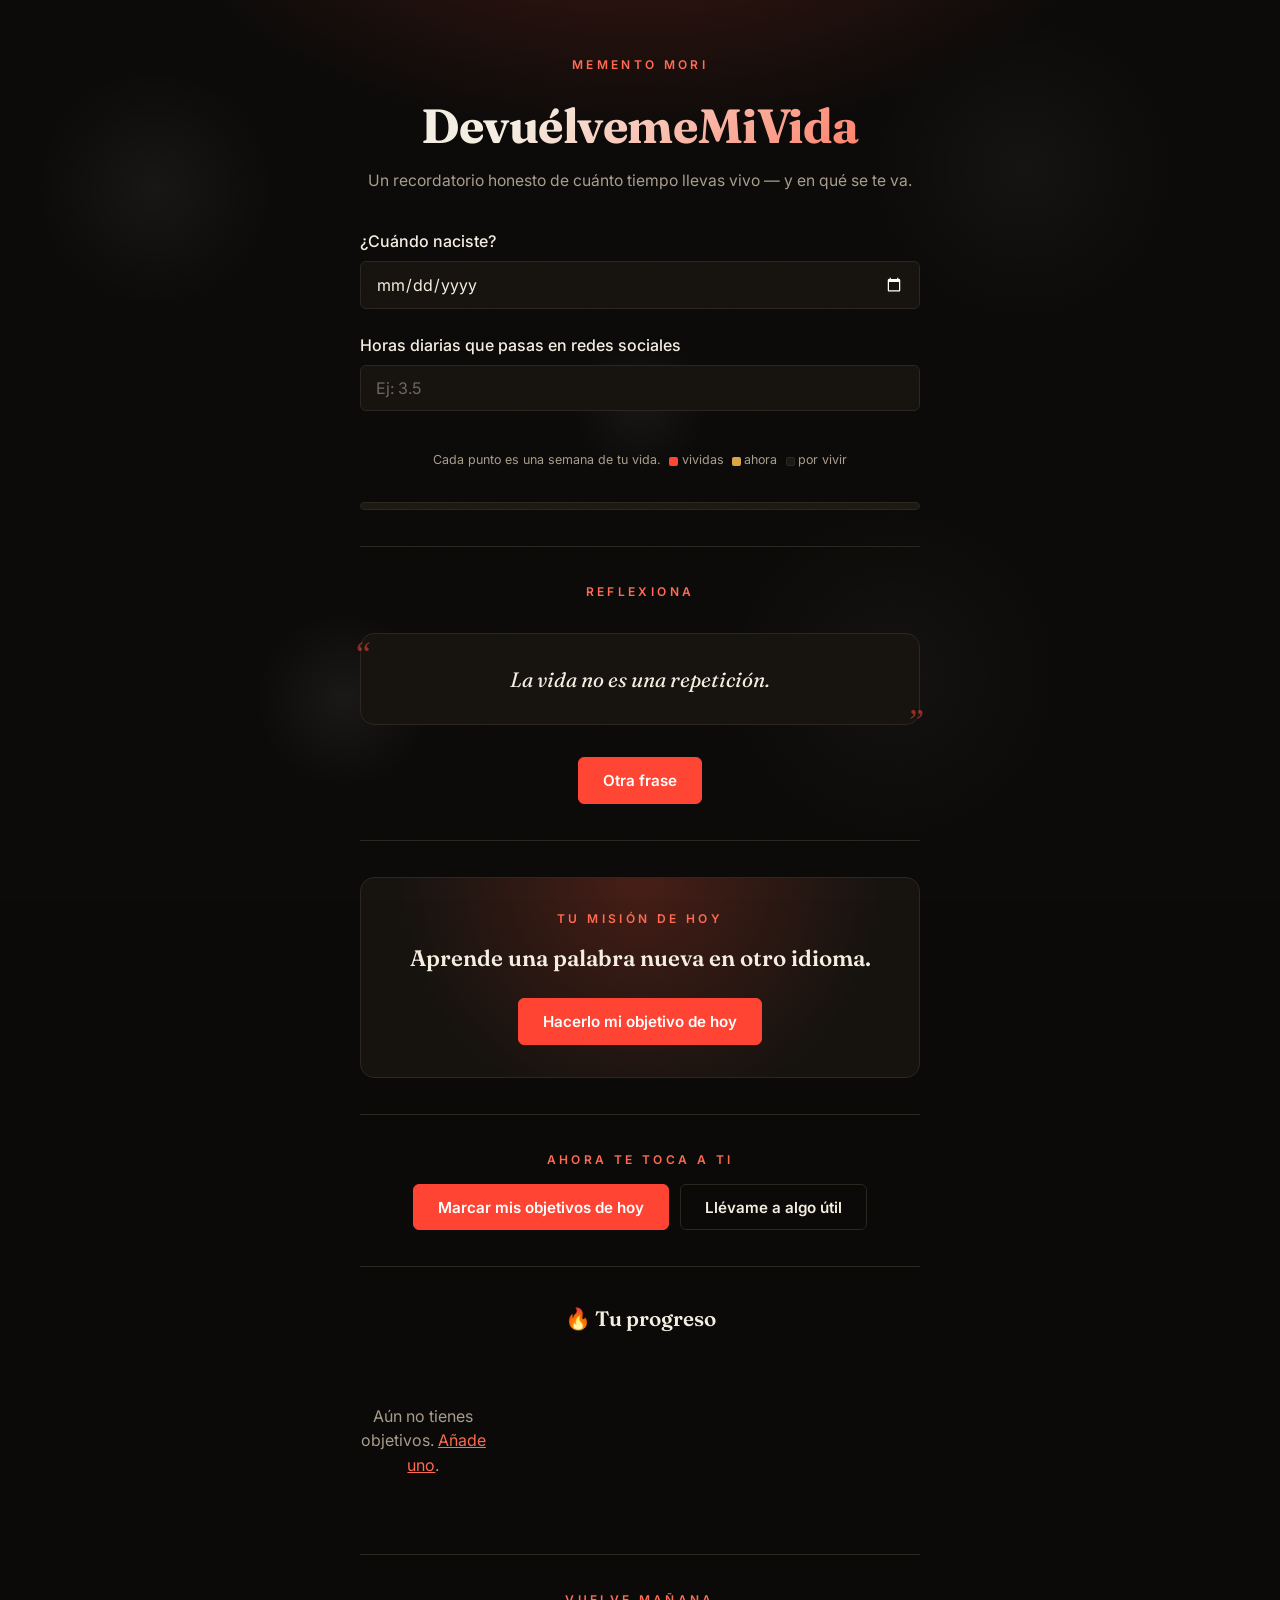
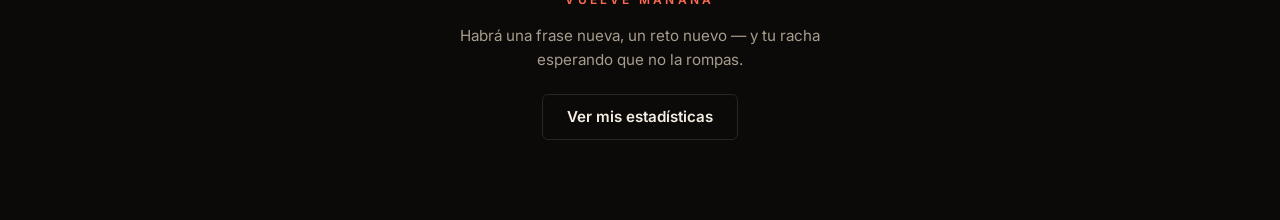
<file: index.html>
<!DOCTYPE html>
<html lang="es">
<head>
  <meta charset="UTF-8" />
  <meta name="viewport" content="width=device-width, initial-scale=1.0" />
  <link rel="icon" href="favicon.ico" type="image/x-icon" />
  <link rel="stylesheet" href="style.css" />
  <meta name="description" content="Un recordatorio honesto de cuánto tiempo llevas vivo, cuánto gastas en redes sociales y cómo mantener tus objetivos diarios." />
  <title>DevuélvemeMiVida</title>
  <link rel="manifest" href="manifest.json" />
  <link rel="apple-touch-icon" href="icons/apple-touch-icon.png" />
  <meta name="theme-color" content="#0b0a09" />
  <meta name="apple-mobile-web-app-capable" content="yes" />
  <meta name="apple-mobile-web-app-status-bar-style" content="black-translucent" />
  <meta name="apple-mobile-web-app-title" content="MiVida" />
</head>
<body>
  <main class="sheet">
    <p class="eyebrow">Memento mori</p>
    <h1>DevuélvemeMiVida</h1>
    <p class="subtitle">Un recordatorio honesto de cuánto tiempo llevas vivo — y en qué se te va.</p>

    <div id="instalarBanner" class="instalar-banner" hidden>
      <span id="instalarTexto"></span>
      <div class="actions">
        <button id="btnInstalar" class="secondary">Instalar app</button>
        <button id="btnCerrarInstalar" class="secondary">Ahora no</button>
      </div>
    </div>

    <div class="field">
      <label for="fechaNacimiento">¿Cuándo naciste?</label>
      <input type="date" id="fechaNacimiento" />
    </div>

    <div class="field">
      <label for="horasSociales">Horas diarias que pasas en redes sociales</label>
      <input type="number" id="horasSociales" min="0" max="24" step="0.1" placeholder="Ej: 3.5" />
    </div>

    <div id="tiempo" class="stat hero" aria-live="polite"></div>
    <div id="restante" class="stat hero" aria-live="polite"></div>

    <div id="gridVidaWrap">
      <div id="gridVida" class="grid-vida" aria-hidden="true"></div>
      <p class="grid-caption">Cada punto es una semana de tu vida.<span class="dot-leyenda vivida"></span>vividas<span class="dot-leyenda actual"></span>ahora<span class="dot-leyenda futura"></span>por vivir</p>
    </div>

    <div id="porcentajeWrap" class="stat" aria-live="polite">
      <div id="porcentaje" class="label"></div>
      <div class="bar-track"><div id="relleno" class="bar-fill"></div></div>
    </div>

    <div id="horasRedesSocialesTotal" class="alert-box" aria-live="polite" hidden></div>

    <div id="bannerRachaInicio" class="alert-box" aria-live="polite" hidden></div>

    <hr class="rule" />

    <p class="eyebrow">Reflexiona</p>
    <div id="frase" class="frase"></div>
    <div class="actions">
      <button onclick="nuevaFrase()">Otra frase</button>
    </div>

    <hr class="rule" />

    <div class="reto-hero">
      <p class="eyebrow">Tu misión de hoy</p>
      <div id="retoDia" class="reto-texto"></div>
      <div class="actions">
        <button id="btnRetoObjetivo" onclick="convertirRetoEnObjetivo()"></button>
      </div>
    </div>

    <hr class="rule" />

    <p class="eyebrow">Ahora te toca a ti</p>
    <div class="actions">
      <button onclick="window.location.href='objetivos.html'">Marcar mis objetivos de hoy</button>
      <button class="secondary" onclick="abrirTragaperras()">Llévame a algo útil</button>
    </div>

    <hr class="rule" />

    <h2 style="font-family:'Fraunces',serif; font-weight:600; text-align:center; font-size:1.3rem;">🔥 Tu progreso</h2>
    <div id="rachasObjetivos" class="rachas-grid"></div>

    <hr class="rule" />

    <div class="volver-manana">
      <p class="eyebrow">Vuelve mañana</p>
      <p class="volver-texto">Habrá una frase nueva, un reto nuevo — y tu racha esperando que no la rompas.</p>
      <div class="actions">
        <button class="secondary" onclick="window.location.href='estadisticas.html'">Ver mis estadísticas</button>
      </div>
    </div>
  </main>

  <div id="tragaperrasOverlay" class="tragaperras-overlay" hidden onclick="if (event.target === this) cerrarTragaperras()">
    <div class="tragaperras-caja">
      <p class="eyebrow">Algo útil para ahora mismo</p>
      <div class="tragaperras-ventana">
        <div id="tragaperrasCarrete" class="tragaperras-carrete"></div>
      </div>
      <div class="actions" style="margin-top: 1.5rem;">
        <button onclick="tirarTragaperras()">Otra acción</button>
        <button class="secondary" onclick="cerrarTragaperras()">Cerrar</button>
      </div>
    </div>
  </div>

  <script src="objetivos.js"></script>
  <script>
    const frases = [
      "Haz que cada segundo cuente.",
      "No eres eterno. Nadie lo es.",
      "La muerte no avisa. La vida sí.",
      "Tu tiempo es tu recurso más valioso.",
      "Estás viviendo el único hoy que tendrás.",
      "Cada segundo que pasa, no vuelve.",
      "La vida no es una repetición.",
      "No hagas scroll, haz historia.",
      "Mañana no es garantía.",
      "La procrastinación te roba silenciosamente.",
      "Despierta antes de que sea tarde.",
      "No desperdicies lo que no puedes recuperar.",
      "No mueras con tu potencial intacto.",
      "Haz algo que tu yo futuro agradezca.",
      "¿Esto te acerca a la vida que sueñas?",
      "No tienes tiempo infinito. Vívelo.",
      "No seas espectador, sé protagonista.",
      "El tiempo pasa. ¿Y tú qué haces?",
      "Desperdiciar tiempo es suicidio lento.",
      "Nadie te devuelve tu juventud.",
      "No existe botón de reinicio.",
      "Estás respirando: haz que valga.",
      "La vida es un préstamo, no un regalo.",
      "No pierdas hoy pensando en mañana.",
      "Muévete. Vive. Haz.",
      "Cada minuto que matas, te mata.",
      "El tiempo que ignoras, decide tu vida.",
      "Tus hábitos matan o salvan tu tiempo.",
      "Nada cambia si tú no cambias.",
      "Tu scroll no dejará legado.",
      "Deja de consumir y empieza a crear.",
      "La vida te está esperando. ¿Vas?",
      "Aprovecha antes de arrepentirte.",
      "No tienes vidas infinitas.",
      "Ser joven no te hace inmortal.",
      "El tiempo no avisa cuando se acaba.",
      "El reloj no se detiene por nadie.",
      "Tu vida se mide en momentos, no en likes.",
      "Pregúntate: ¿esto es vida?",
      "Haz más, mira menos.",
      "No esperes un golpe para reaccionar.",
      "Lo que haces hoy define tu mañana.",
      "Hoy puede ser tu última oportunidad.",
      "¿Quieres vivir o solo existir?",
      "Deja huella, no historial de navegación.",
      "No trabajes por likes, trabaja por legado.",
      "¿Y si mañana no te despiertas?",
      "Lo que hagas hoy, construye tu historia.",
      "Vivir no es sobrevivir.",
      "Tus excusas no te dan tiempo extra.",
      "No te distraigas de lo importante.",
      "No vivas para entretenerte. Vive para crecer.",
      "Estás aquí por algo. Descúbrelo.",
      "Tu propósito no está en TikTok.",
      "No te autoabandones.",
      "Todo empieza dejando el teléfono.",
      "Tus sueños mueren en el sofá.",
      "Lo fácil te entretiene. Lo difícil te transforma.",
      "¿Lo que haces ahora te hace libre?",
      "Aprovecha tu energía mientras la tengas.",
      "Estás más cerca de la muerte que ayer.",
      "No te sientas cómodo en la mediocridad.",
      "Tus hábitos decidirán cómo te recordarán.",
      "No hay más tiempo. Solo este momento.",
      "No desperdicies el milagro de estar vivo.",
      "La vida no es Netflix. No hay segunda temporada.",
      "El tiempo perdido no se recupera. Punto.",
      "La disciplina es la forma más pura de amor propio.",
      "¿Tu yo de 80 años estaría orgulloso?",
      "Elimina lo que no suma.",
      "Vivir con intención cambia todo.",
      "Haz menos, pero hazlo bien.",
      "Haz algo que no se borre con el tiempo.",
      "El éxito empieza cerrando Instagram.",
      "Lo que haces a diario, te define.",
      "Despertar no es lo mismo que vivir.",
      "No estás atrapado. Estás distraído.",
      "¿Qué te está quitando la vida lentamente?",
      "Tu futuro se construye en silencio.",
      "Lo urgente no siempre es importante.",
      "Empieza con lo que tienes. Hoy.",
      "Hazlo aunque nadie te aplauda.",
      "El tiempo malgastado no se factura.",
      "¿Estás viviendo o matando el tiempo?",
      "Alguien menos preparado ya empezó.",
      "Haz lo que importa, no lo que entretiene.",
      "Piensa menos. Actúa más.",
      "No busques likes. Busca sentido.",
      "Tu mejor versión no se construye mirando reels.",
      "Lo que haces cuando nadie mira es tu verdad.",
      "Cada decisión es un voto por tu futuro.",
      "El precio del éxito es tu atención.",
      "Tus metas valen más que tu entretenimiento.",
      "El presente no se repite. Aprovéchalo.",
      "El miedo te paraliza. La acción te libera.",
      "No eres víctima del tiempo, eres su dueño.",
      "Los años pasan igual, estés listo o no.",
      "¿Cuándo fue la última vez que te elegiste a ti?",
      "Apaga todo. Escúchate.",
      "Haz de tu vida algo digno de recordar.",
      "Tienes menos tiempo del que crees.",
      "No vivas distraído. Vive despierto.",
      "Sé radical con tu tiempo.",
      "Deja de soñar y empieza a construir.",
      "La vida comienza cuando dejas de escapar de ella.",
      "No tienes tiempo ilimitado.",
      "Algún día será tu último día sin que lo sepas.",
      "Lo que haces hoy se convierte en tu vida.",
      "No estás perdiendo horas. Estás perdiendo días.",
      "Tu futuro está hecho de tus días de hoy."
    ];

    const accionesUtiles = [
      // Dinero
      "Revisa tus gastos de esta semana.",
      "Ahorra hoy una cantidad, aunque sean 2 €.",
      "Busca una cosa que puedas vender y no uses.",
      "Aprende una forma nueva de ganar dinero.",
      "Dedica 20 minutos a buscar una oportunidad de trabajo.",
      "Aprende una habilidad que pueda darte dinero.",
      "Haz una lista de tus objetivos económicos.",
      "Mira en qué gastaste dinero ayer.",
      "Compara el precio de algo antes de comprarlo.",
      "Aprende algo básico sobre inversión.",
      // Aprendizaje
      "Lee 10 páginas de un libro.",
      "Aprende 10 palabras de un idioma.",
      "Aprende algo que siempre hayas querido saber.",
      "Mira una clase de 20 minutos.",
      "Investiga un tema que te interese.",
      "Aprende una habilidad nueva.",
      "Escribe lo que has aprendido hoy.",
      "Intenta explicar algo que sabes sin mirar apuntes.",
      "Haz 10 minutos de matemáticas.",
      "Aprende algo nuevo sobre tecnología.",
      // Cuerpo
      "Haz 20 flexiones.",
      "Sal a caminar durante 30 minutos.",
      "Haz 10 minutos de estiramientos.",
      "Entrena durante 30 minutos.",
      "Bebe agua y deja las bebidas azucaradas por hoy.",
      "Prepárate una comida saludable.",
      "Sal al exterior durante 20 minutos.",
      "Haz 50 sentadillas.",
      "Camina mientras escuchas un podcast.",
      "Acuéstate 30 minutos antes esta noche.",
      // Productividad
      "Ordena tu habitación durante 10 minutos.",
      "Termina una tarea que llevas posponiendo.",
      "Haz primero la tarea que menos te apetece.",
      "Organiza mañana antes de irte a dormir.",
      "Limpia tu escritorio.",
      "Elimina 20 archivos que no necesites.",
      "Organiza tus fotos del móvil.",
      "Haz una lista de las cosas que tienes pendientes.",
      "Dedica 25 minutos a una tarea sin mirar el móvil.",
      "Empieza ese proyecto que llevas semanas pensando.",
      // Menos pantalla
      "Deja el móvil durante 30 minutos.",
      "Pasa una hora sin redes sociales.",
      "Borra una aplicación que te hace perder tiempo.",
      "Desactiva las notificaciones innecesarias.",
      "Durante la próxima hora, usa el móvil solo para algo útil.",
      // Vida
      "Llama a alguien con quien hace tiempo que no hablas.",
      "Pasa tiempo con tu familia sin mirar el móvil.",
      "Haz algo que llevas meses posponiendo.",
      "Sal de casa y descubre un sitio nuevo.",
      "Haz durante 30 minutos algo que realmente te guste."
    ];

    const retos = [
      "Deja el móvil fuera de la habitación esta noche.",
      "Camina 15 minutos sin auriculares ni pantalla.",
      "Escribe 3 cosas por las que estás agradecido/a hoy.",
      "Bebe un vaso de agua nada más despertar.",
      "Haz 20 flexiones (o las que puedas) ahora mismo.",
      "Llama a alguien a quien quieres, no le escribas.",
      "Pasa 1 hora sin redes sociales.",
      "Ordena un rincón de tu casa que evitas mirar.",
      "Lee 10 páginas de un libro.",
      "Duerme 30 minutos antes que ayer.",
      "Anota tu objetivo número uno de esta semana.",
      "Desayuna sin mirar el móvil.",
      "Haz una lista de 3 tareas y termínalas antes de las 20:00.",
      "Estírate 5 minutos al levantarte.",
      "Dile a alguien algo que admiras de él o ella.",
      "Sal a que te dé el sol 10 minutos.",
      "Elimina una app que te hace perder el tiempo, aunque sea por hoy.",
      "Medita o respira profundo durante 5 minutos.",
      "Escribe cómo te gustaría que fuera tu día ideal dentro de 1 año.",
      "Haz algo creativo 15 minutos: dibuja, escribe, toca música.",
      "Revisa tus gastos de esta semana.",
      "Prepara la ropa o las tareas de mañana esta noche.",
      "Da las gracias a alguien que no esperaba oírlo.",
      "Aprende una palabra nueva en otro idioma.",
      "Apaga las notificaciones del móvil por 3 horas.",
      "Haz la cama nada más levantarte.",
      "Escribe un mensaje a alguien con quien perdiste el contacto.",
      "Revisa tus metas del mes: ¿vas en la dirección correcta?",
      "Sal a caminar o hacer ejercicio aunque no tengas ganas.",
      "Reflexiona: ¿qué harías hoy si supieras que te queda 1 año de vida?"
    ];

    function cambiarFrase(texto) {
      const el = document.getElementById("frase");
      el.style.opacity = 0;
      setTimeout(() => {
        el.textContent = texto;
        el.style.opacity = 1;
      }, 180);
    }

    function nuevaFrase() {
      const frase = frases[Math.floor(Math.random() * frases.length)];
      cambiarFrase(frase);
    }

    function pintarFraseDelDia() {
      document.getElementById("frase").textContent = frases[semillaDelDia() % frases.length];
    }

    function pintarRetoDelDia() {
      document.getElementById("retoDia").textContent = retos[semillaDelDia(17) % retos.length];
      actualizarEstadoBotonReto();
    }

    function actualizarEstadoBotonReto() {
      const texto = document.getElementById('retoDia').textContent;
      const btn = document.getElementById('btnRetoObjetivo');
      const yaExiste = cargarObjetivos().some(o => o.texto === texto);
      btn.textContent = yaExiste ? 'Añadido a tus objetivos ✅' : 'Hacerlo mi objetivo de hoy';
      btn.disabled = yaExiste;
    }

    function convertirRetoEnObjetivo() {
      const texto = document.getElementById('retoDia').textContent;
      const yaExiste = cargarObjetivos().some(o => o.texto === texto);
      if (!yaExiste) agregarObjetivo(texto);
      actualizarEstadoBotonReto();
      mostrarRachas();
    }

    // --- Tragaperras de acciones útiles ---
    const ALTURA_FILA_TRAGAPERRAS = 88;
    const RELLENO_ANTES_TRAGAPERRAS = 22;
    const RELLENO_DESPUES_TRAGAPERRAS = 2;
    let tragaperrasAnimando = false;

    function elegirAccionUtil() {
      return accionesUtiles[Math.floor(Math.random() * accionesUtiles.length)];
    }

    function construirCarreteTragaperras(destino) {
      const carrete = document.getElementById('tragaperrasCarrete');
      carrete.innerHTML = '';
      carrete.style.transition = 'none';
      carrete.style.transform = 'translateY(0)';

      const filas = [];
      for (let i = 0; i < RELLENO_ANTES_TRAGAPERRAS; i++) filas.push(elegirAccionUtil());
      const indiceDestino = filas.length;
      filas.push(destino);
      for (let i = 0; i < RELLENO_DESPUES_TRAGAPERRAS; i++) filas.push(elegirAccionUtil());

      filas.forEach(texto => {
        const fila = document.createElement('div');
        fila.className = 'tragaperras-fila';
        fila.textContent = texto;
        carrete.appendChild(fila);
      });

      return indiceDestino;
    }

    function tirarTragaperras() {
      if (tragaperrasAnimando) return;
      tragaperrasAnimando = true;

      const destino = elegirAccionUtil();
      const carrete = document.getElementById('tragaperrasCarrete');
      const indiceDestino = construirCarreteTragaperras(destino);

      void carrete.offsetHeight; // fuerza el reflow para que el reset no se fusione con la animación

      const desplazamiento = (indiceDestino - 1) * ALTURA_FILA_TRAGAPERRAS;
      carrete.style.transition = 'transform 2.2s cubic-bezier(0.15, 0.85, 0.25, 1)';
      carrete.style.transform = `translateY(-${desplazamiento}px)`;

      setTimeout(() => {
        tragaperrasAnimando = false;
        const filaGanadora = carrete.children[indiceDestino];
        if (filaGanadora) filaGanadora.classList.add('tragaperras-fila-ganadora');
      }, 2250);
    }

    function abrirTragaperras() {
      document.getElementById('tragaperrasOverlay').hidden = false;
      document.body.style.overflow = 'hidden';
      tirarTragaperras();
    }

    function cerrarTragaperras() {
      document.getElementById('tragaperrasOverlay').hidden = true;
      document.body.style.overflow = '';
    }

    document.addEventListener('keydown', (e) => {
      if (e.key === 'Escape' && !document.getElementById('tragaperrasOverlay').hidden) {
        cerrarTragaperras();
      }
    });

    const MS_SEGUNDO = 1000;
    const MS_MINUTO = 60 * MS_SEGUNDO;
    const MS_HORA = 60 * MS_MINUTO;
    const MS_DIA = 24 * MS_HORA;
    const ESPERANZA_VIDA_ANIOS = 80;
    const HORAS_EN_UN_DIA = 24;

    const fechaInput = document.getElementById("fechaNacimiento");
    const horasSocialesInput = document.getElementById("horasSociales");
    const tiempoDiv = document.getElementById("tiempo");
    const restanteDiv = document.getElementById("restante");
    const porcentajeDiv = document.getElementById("porcentaje");
    const horasRedesSocialesTotalDiv = document.getElementById("horasRedesSocialesTotal");
    const rellenoBarra = document.getElementById("relleno");
    const gridVidaDiv = document.getElementById("gridVida");

    const DIAS_TOTALES_VIDA = Math.round(ESPERANZA_VIDA_ANIOS * 365.25);

    let intervaloID;
    let ultimosDiasVividosRenderizados = null;
    let animarProximoRenderGrid = false;
    let cancelarRellenoGridVida = null;

    // Cuadrícula "vida en semanas": un punto por semana vivida/futura.
    function construirGridVidaVacia(semanasTotales) {
      const frag = document.createDocumentFragment();
      for (let i = 0; i < semanasTotales; i++) {
        frag.appendChild(document.createElement('span'));
      }
      gridVidaDiv.innerHTML = '';
      gridVidaDiv.appendChild(frag);
    }

    function aplicarEstadoGridVidaInstantaneo(semanasVividas) {
      const celdas = gridVidaDiv.children;
      for (let i = 0; i < celdas.length; i++) {
        celdas[i].className = i < semanasVividas ? 'vivida' : (i === semanasVividas ? 'actual' : '');
      }
    }

    // Rellena la cuadrícula por lotes (vía requestAnimationFrame) para que el
    // usuario vea cómo van "subiendo" las semanas vividas en vez de aparecer de golpe.
    function animarRellenoGridVida(semanasVividas) {
      const celdas = gridVidaDiv.children;
      for (let i = 0; i < celdas.length; i++) celdas[i].className = '';

      if (semanasVividas <= 0) {
        if (celdas[0]) celdas[0].className = 'actual';
        return;
      }

      const DURACION_MS = 4000;
      const inicio = performance.now();
      let indice = 0;
      let cancelado = false;
      cancelarRellenoGridVida = () => { cancelado = true; };

      function siguienteLote(ahora) {
        if (cancelado) return;
        const t = Math.min((ahora - inicio) / DURACION_MS, 1);
        const progreso = 1 - Math.pow(1 - t, 2); // ease-out: empieza rápido, frena al final
        const limite = Math.min(Math.floor(progreso * semanasVividas), semanasVividas);

        for (; indice < limite; indice++) {
          celdas[indice].className = 'vivida';
        }

        if (t < 1) {
          requestAnimationFrame(siguienteLote);
        } else if (celdas[indice]) {
          celdas[indice].className = 'actual';
        }
      }

      requestAnimationFrame(siguienteLote);
    }

    function dibujarGridVida(diasVividos, animar) {
      if (cancelarRellenoGridVida) { cancelarRellenoGridVida(); cancelarRellenoGridVida = null; }

      const semanasVividas = Math.floor(diasVividos / 7);
      const semanasTotales = Math.ceil(DIAS_TOTALES_VIDA / 7);

      if (gridVidaDiv.children.length !== semanasTotales) {
        construirGridVidaVacia(semanasTotales);
      }

      if (animar) {
        animarRellenoGridVida(semanasVividas);
      } else {
        aplicarEstadoGridVidaInstantaneo(semanasVividas);
      }
    }

    function actualizarDatos() {
      if (!fechaInput.value) {
        tiempoDiv.textContent = "";
        restanteDiv.textContent = "";
        porcentajeDiv.textContent = "";
        horasRedesSocialesTotalDiv.hidden = true;
        rellenoBarra.style.width = "0%";
        gridVidaDiv.innerHTML = "";
        ultimosDiasVividosRenderizados = null;
        return;
      }

      const nacimiento = new Date(fechaInput.value);
      const ahora = new Date();
      const diffMs = ahora - nacimiento;

      if (diffMs < 0) {
        tiempoDiv.textContent = "Selecciona una fecha válida.";
        restanteDiv.textContent = "";
        porcentajeDiv.textContent = "";
        horasRedesSocialesTotalDiv.hidden = true;
        rellenoBarra.style.width = "0%";
        gridVidaDiv.innerHTML = "";
        ultimosDiasVividosRenderizados = null;
        return;
      }

      const dias = Math.floor(diffMs / MS_DIA);
      const horas = Math.floor((diffMs % MS_DIA) / MS_HORA);
      const minutos = Math.floor((diffMs % MS_HORA) / MS_MINUTO);
      const segundos = Math.floor((diffMs % MS_MINUTO) / MS_SEGUNDO);

      tiempoDiv.innerHTML =
        `<span class="value">${dias.toLocaleString('es-ES')}</span><span class="label">días has vivido — ahora mismo suman ${horas}h ${minutos}m ${segundos}s más</span>`;

      const diasRestantes = Math.max(DIAS_TOTALES_VIDA - dias, 0);
      restanteDiv.innerHTML =
        `<span class="value accent">${diasRestantes.toLocaleString('es-ES')}</span><span class="label">días te quedan, si llegas a los ${ESPERANZA_VIDA_ANIOS}</span>`;

      if (dias !== ultimosDiasVividosRenderizados) {
        dibujarGridVida(dias, animarProximoRenderGrid);
        animarProximoRenderGrid = false;
        ultimosDiasVividosRenderizados = dias;
      }

      const edadAnios = diffMs / (1000 * 60 * 60 * 24 * 365.25);
      const porcentaje = Math.min((edadAnios / ESPERANZA_VIDA_ANIOS) * 100, 100);

      porcentajeDiv.textContent =
        `Has usado aproximadamente el ${porcentaje.toFixed(2)}% de una vida promedio de ${ESPERANZA_VIDA_ANIOS} años.`;
      rellenoBarra.style.width = porcentaje + "%";

      let horasDiarias = parseFloat(horasSocialesInput.value);
      if (isNaN(horasDiarias) || horasDiarias < 0) horasDiarias = 0;
      if (horasDiarias > 24) horasDiarias = 24;

      if (horasDiarias > 0) {
        const totalAniosRedes = (horasDiarias * ESPERANZA_VIDA_ANIOS) / HORAS_EN_UN_DIA;
        horasRedesSocialesTotalDiv.hidden = false;
        horasRedesSocialesTotalDiv.textContent =
          `Si mantienes ese ritmo, gastarás aproximadamente ${totalAniosRedes.toFixed(2)} años en redes sociales a lo largo de tu vida.`;
      } else {
        horasRedesSocialesTotalDiv.hidden = true;
      }
    }

    function reiniciarIntervalo() {
      if (intervaloID) clearInterval(intervaloID);
      actualizarDatos();
      intervaloID = setInterval(actualizarDatos, 1000);
    }

    fechaInput.addEventListener("change", () => {
      localStorage.setItem("fechaNacimiento", fechaInput.value);
      animarProximoRenderGrid = true;
      reiniciarIntervalo();
    });

    horasSocialesInput.addEventListener("input", () => {
      localStorage.setItem("horasSociales", horasSocialesInput.value);
      actualizarDatos();
    });

    function mostrarRachas() {
      renderizarRachasVisuales(document.getElementById('rachasObjetivos'), cargarObjetivos());
    }

    // --- Instalar como app (PWA) ---
    let promptDiferido = null;
    const instalarBanner = document.getElementById('instalarBanner');
    const instalarTexto = document.getElementById('instalarTexto');
    const btnInstalar = document.getElementById('btnInstalar');
    const btnCerrarInstalar = document.getElementById('btnCerrarInstalar');

    function appYaInstalada() {
      return window.matchMedia('(display-mode: standalone)').matches || window.navigator.standalone === true;
    }

    function esIOS() {
      return /iphone|ipad|ipod/i.test(navigator.userAgent);
    }

    function mostrarBannerInstalar() {
      if (appYaInstalada() || localStorage.getItem('instalarBannerCerrado') === 'true') return;

      if (esIOS()) {
        instalarTexto.textContent = '📲 Instala esta web como app: toca Compartir y luego "Añadir a pantalla de inicio".';
        btnInstalar.hidden = true;
        instalarBanner.hidden = false;
      } else if (promptDiferido) {
        instalarTexto.textContent = '📲 Instala DevuélvemeMiVida como app para tenerla siempre a mano.';
        btnInstalar.hidden = false;
        instalarBanner.hidden = false;
      }
    }

    window.addEventListener('beforeinstallprompt', (e) => {
      e.preventDefault();
      promptDiferido = e;
      mostrarBannerInstalar();
    });

    btnInstalar.addEventListener('click', async () => {
      if (!promptDiferido) return;
      promptDiferido.prompt();
      await promptDiferido.userChoice;
      promptDiferido = null;
      instalarBanner.hidden = true;
    });

    btnCerrarInstalar.addEventListener('click', () => {
      instalarBanner.hidden = true;
      localStorage.setItem('instalarBannerCerrado', 'true');
    });

    window.addEventListener('load', () => {
      const fechaGuardada = localStorage.getItem('fechaNacimiento');
      const horasGuardadas = localStorage.getItem('horasSociales');

      if (fechaGuardada) fechaInput.value = fechaGuardada;
      if (horasGuardadas) horasSocialesInput.value = horasGuardadas;

      actualizarDatos();
      intervaloID = setInterval(actualizarDatos, 1000);
      pintarFraseDelDia();
      pintarRetoDelDia();
      mostrarRachas();
      mostrarBannerRachaSiAplica(document.getElementById('bannerRachaInicio'));
      mostrarBannerInstalar();
    });
  </script>
<!-- Cloudflare Web Analytics --><script type='module' src='https://static.cloudflareinsights.com/beacon.min.js' data-cf-beacon='{"token": "5eeee4bad0dc427bb9abd5b7e4d501dd"}'></script><!-- End Cloudflare Web Analytics -->
</body>
</html>
</file>
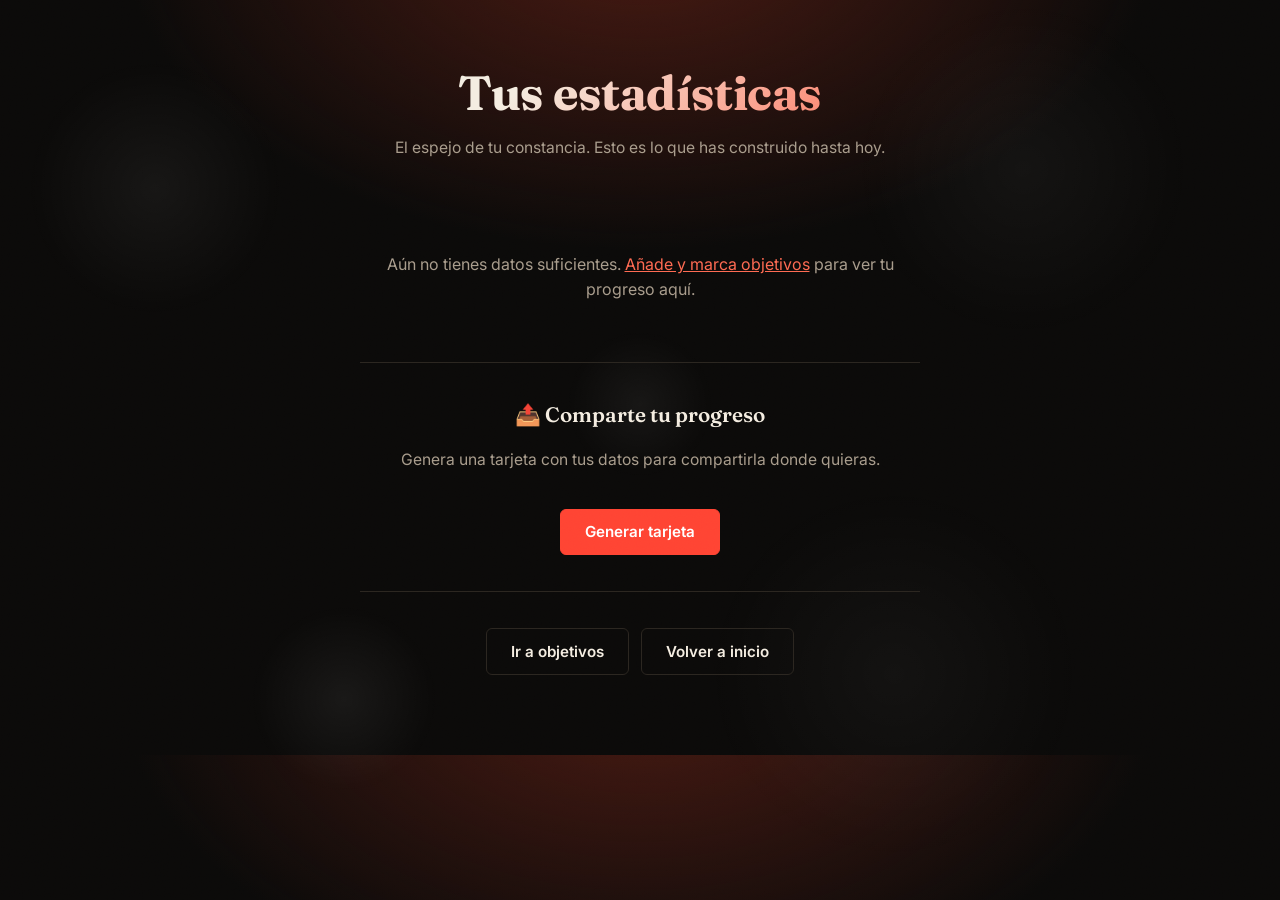
<file: estadisticas.html>
<!DOCTYPE html>
<html lang="es">
<head>
  <meta charset="UTF-8" />
  <meta name="viewport" content="width=device-width, initial-scale=1.0" />
  <link rel="icon" href="favicon.ico" type="image/x-icon" />
  <link rel="stylesheet" href="style.css" />
  <meta name="description" content="Tus estadísticas de progreso en DevuélvemeMiVida: rachas, objetivos completados y evolución semanal." />
  <title>Estadísticas</title>
  <link rel="manifest" href="manifest.json" />
  <link rel="apple-touch-icon" href="icons/apple-touch-icon.png" />
  <meta name="theme-color" content="#0b0a09" />
  <meta name="apple-mobile-web-app-capable" content="yes" />
  <meta name="apple-mobile-web-app-status-bar-style" content="black-translucent" />
  <meta name="apple-mobile-web-app-title" content="MiVida" />
</head>
<body>
  <main class="sheet">
    <h1>Tus estadísticas</h1>
    <p class="subtitle">El espejo de tu constancia. Esto es lo que has construido hasta hoy.</p>

    <div id="statsGrid" class="stats-grid"></div>

    <div id="sinDatos" class="empty" hidden>
      Aún no tienes datos suficientes. <a href="objetivos.html">Añade y marca objetivos</a> para ver tu progreso aquí.
    </div>

    <div id="graficaSeccion" hidden>
      <hr class="rule" />
      <h2 style="font-family:'Fraunces',serif; font-weight:600; text-align:center; font-size:1.3rem;">📈 Evolución (últimos 14 días)</h2>
      <canvas id="graficaEvolucion" class="grafica" width="700" height="220"></canvas>
    </div>

    <hr class="rule" />

    <h2 style="font-family:'Fraunces',serif; font-weight:600; text-align:center; font-size:1.3rem;">📤 Comparte tu progreso</h2>
    <p class="subtitle">Genera una tarjeta con tus datos para compartirla donde quieras.</p>

    <div class="actions">
      <button onclick="generarTarjeta()">Generar tarjeta</button>
    </div>

    <div id="tarjetaWrap" class="tarjeta-wrap" hidden>
      <canvas id="tarjetaCanvas" width="1080" height="1350"></canvas>
      <div class="actions" style="margin-top: 1rem;">
        <a id="descargarTarjeta" class="secondary" download="devuelvememivida.png">Descargar imagen</a>
      </div>
    </div>

    <hr class="rule" />

    <div class="actions">
      <button class="secondary" onclick="window.location.href='objetivos.html'">Ir a objetivos</button>
      <button class="secondary" onclick="window.location.href='index.html'">Volver a inicio</button>
    </div>
  </main>

  <script src="objetivos.js"></script>
  <script>
    const ESPERANZA_VIDA_ANIOS = 80;

    function datosVida() {
      const fecha = localStorage.getItem('fechaNacimiento');
      if (!fecha) return null;
      const nacimiento = new Date(fecha);
      const diffMs = new Date() - nacimiento;
      if (diffMs < 0) return null;
      const dias = Math.floor(diffMs / (1000 * 60 * 60 * 24));
      const porcentaje = Math.min((diffMs / (1000 * 60 * 60 * 24 * 365.25) / ESPERANZA_VIDA_ANIOS) * 100, 100);
      return { dias, porcentaje };
    }

    function tarjetaStat(emoji, valor, etiqueta) {
      const div = document.createElement('div');
      div.className = 'stat-card';
      div.innerHTML = `<div class="stat-card-emoji">${emoji}</div><div class="stat-card-valor">${valor}</div><div class="stat-card-etiqueta">${etiqueta}</div>`;
      return div;
    }

    function pintarEstadisticas() {
      const stats = calcularEstadisticasGlobales();
      const objetivos = cargarObjetivos();
      const grid = document.getElementById('statsGrid');
      const vida = datosVida();
      const horasSociales = parseFloat(localStorage.getItem('horasSociales'));

      grid.innerHTML = '';

      if (stats.totalObjetivos === 0 && !vida) {
        document.getElementById('sinDatos').hidden = false;
        return;
      }

      if (vida) {
        grid.appendChild(tarjetaStat('⏳', vida.dias.toLocaleString('es-ES'), 'días llevas vivo/a'));
        grid.appendChild(tarjetaStat('🕐', Math.round(vida.dias * 24).toLocaleString('es-ES'), 'horas llevas vivo/a'));
        grid.appendChild(tarjetaStat('📊', vida.porcentaje.toFixed(2) + '%', `de una vida de ${ESPERANZA_VIDA_ANIOS} años`));
      }

      if (vida && !isNaN(horasSociales) && horasSociales > 0) {
        const diasEnRedesYaGastados = (horasSociales * vida.dias) / 24;
        const aniosProyectados = (horasSociales * ESPERANZA_VIDA_ANIOS) / 24;
        grid.appendChild(tarjetaStat('📱', diasEnRedesYaGastados.toFixed(1), 'días ya gastados en redes (estimado)'));
        grid.appendChild(tarjetaStat('⚠️', aniosProyectados.toFixed(1), 'años que gastarás en redes si sigues así'));
      }

      grid.appendChild(tarjetaStat('🏆', stats.mejorRachaGlobal, 'racha récord (días)'));
      grid.appendChild(tarjetaStat('🔥', rachaActualMaxima(objetivos), 'racha activa más alta'));
      grid.appendChild(tarjetaStat('✅', stats.totalCompletados, 'objetivos cumplidos en total'));
      grid.appendChild(tarjetaStat('🎯', stats.totalObjetivos, 'objetivos activos'));
      grid.appendChild(tarjetaStat('📅', stats.completadosHoy + '/' + stats.totalObjetivos, 'cumplidos hoy'));
      grid.appendChild(tarjetaStat('📈', tasaCumplimiento(objetivos, 30).toFixed(0) + '%', 'cumplimiento (últimos 30 días)'));

      const diferencia = stats.hechosEstaSemana - stats.hechosSemanaAnterior;
      const flecha = diferencia > 0 ? '📈' : diferencia < 0 ? '📉' : '➡️';
      grid.appendChild(tarjetaStat(flecha, `${stats.hechosEstaSemana} vs ${stats.hechosSemanaAnterior}`, 'esta semana vs. la anterior'));

      dibujarGraficaEvolucion(objetivos);
    }

    function dibujarGraficaEvolucion(objetivos) {
      const seccion = document.getElementById('graficaSeccion');
      if (objetivos.length === 0) {
        seccion.hidden = true;
        return;
      }
      seccion.hidden = false;

      const datos = historialPorDia(objetivos, 14);
      const canvas = document.getElementById('graficaEvolucion');
      const ctx = canvas.getContext('2d');
      const w = canvas.width;
      const h = canvas.height;
      const padding = 30;

      ctx.clearRect(0, 0, w, h);

      const max = Math.max(1, ...datos.map(d => d.cantidad));
      const anchoBarra = (w - padding * 2) / datos.length;

      datos.forEach((d, i) => {
        const alturaBarra = (d.cantidad / max) * (h - padding * 2);
        const x = padding + i * anchoBarra;
        const y = h - padding - alturaBarra;

        ctx.fillStyle = d.cantidad > 0 ? '#ff4433' : '#211c17';
        ctx.fillRect(x + anchoBarra * 0.15, y, anchoBarra * 0.7, Math.max(alturaBarra, 2));

        ctx.fillStyle = '#6f6559';
        ctx.font = '11px sans-serif';
        ctx.textAlign = 'center';
        ctx.fillText(String(new Date(d.fecha + 'T00:00:00').getDate()), x + anchoBarra / 2, h - padding + 16);
      });

      ctx.strokeStyle = '#2b2620';
      ctx.beginPath();
      ctx.moveTo(padding, h - padding);
      ctx.lineTo(w - padding, h - padding);
      ctx.stroke();
    }

    function envolverTexto(ctx, texto, x, y, anchoMax, alturaLinea) {
      const palabras = texto.split(' ');
      let linea = '';
      let lineas = 0;
      palabras.forEach((palabra, i) => {
        const pruebaLinea = linea + palabra + ' ';
        if (ctx.measureText(pruebaLinea).width > anchoMax && i > 0) {
          ctx.fillText(linea, x, y + lineas * alturaLinea);
          linea = palabra + ' ';
          lineas++;
        } else {
          linea = pruebaLinea;
        }
      });
      ctx.fillText(linea, x, y + lineas * alturaLinea);
    }

    function generarTarjeta() {
      const stats = calcularEstadisticasGlobales();
      const vida = datosVida();
      const canvas = document.getElementById('tarjetaCanvas');
      const ctx = canvas.getContext('2d');
      const w = canvas.width;
      const h = canvas.height;

      const bg = ctx.createRadialGradient(w / 2, 0, 0, w / 2, 0, h);
      bg.addColorStop(0, '#241a15');
      bg.addColorStop(1, '#0b0a09');
      ctx.fillStyle = bg;
      ctx.fillRect(0, 0, w, h);

      ctx.fillStyle = '#ff6a52';
      ctx.textAlign = 'center';

      ctx.font = 'italic 44px Georgia, serif';
      ctx.fillText('DevuélvemeMiVida', w / 2, 130);

      ctx.strokeStyle = '#2b2620';
      ctx.beginPath();
      ctx.moveTo(120, 180);
      ctx.lineTo(w - 120, 180);
      ctx.stroke();

      let y = 320;

      if (vida) {
        ctx.fillStyle = '#f4ede1';
        ctx.font = 'bold 120px Georgia, serif';
        ctx.fillText(vida.dias.toLocaleString('es-ES'), w / 2, y);
        ctx.font = '32px sans-serif';
        ctx.fillStyle = '#a89c8c';
        ctx.fillText('días llevas vivo/a', w / 2, y + 55);
        y += 200;
      }

      ctx.fillStyle = '#ff4433';
      ctx.font = 'bold 90px Georgia, serif';
      ctx.fillText(stats.mejorRachaGlobal, w / 2, y);
      ctx.font = '30px sans-serif';
      ctx.fillStyle = '#a89c8c';
      ctx.fillText('días de racha máxima', w / 2, y + 50);
      y += 150;

      ctx.fillStyle = '#f4ede1';
      ctx.font = 'bold 60px Georgia, serif';
      ctx.fillText(stats.totalCompletados, w / 2, y);
      ctx.font = '30px sans-serif';
      ctx.fillStyle = '#a89c8c';
      ctx.fillText('objetivos cumplidos en total', w / 2, y + 45);
      y += 160;

      ctx.strokeStyle = '#2b2620';
      ctx.beginPath();
      ctx.moveTo(120, y);
      ctx.lineTo(w - 120, y);
      ctx.stroke();
      y += 90;

      ctx.fillStyle = '#f4ede1';
      ctx.font = 'italic 34px Georgia, serif';
      ctx.textAlign = 'left';
      envolverTexto(ctx, 'La vida no se repite. ¿Qué estás haciendo con la tuya?', w / 2 - 380, y, 760, 46);

      document.getElementById('tarjetaWrap').hidden = false;

      canvas.toBlob(blob => {
        const url = URL.createObjectURL(blob);
        const enlace = document.getElementById('descargarTarjeta');
        enlace.href = url;
      });

      document.getElementById('tarjetaWrap').scrollIntoView({ behavior: 'smooth', block: 'center' });
    }

    window.addEventListener('load', pintarEstadisticas);
  </script>
<!-- Cloudflare Web Analytics --><script type='module' src='https://static.cloudflareinsights.com/beacon.min.js' data-cf-beacon='{"token": "5eeee4bad0dc427bb9abd5b7e4d501dd"}'></script><!-- End Cloudflare Web Analytics -->
</body>
</html>
</file>
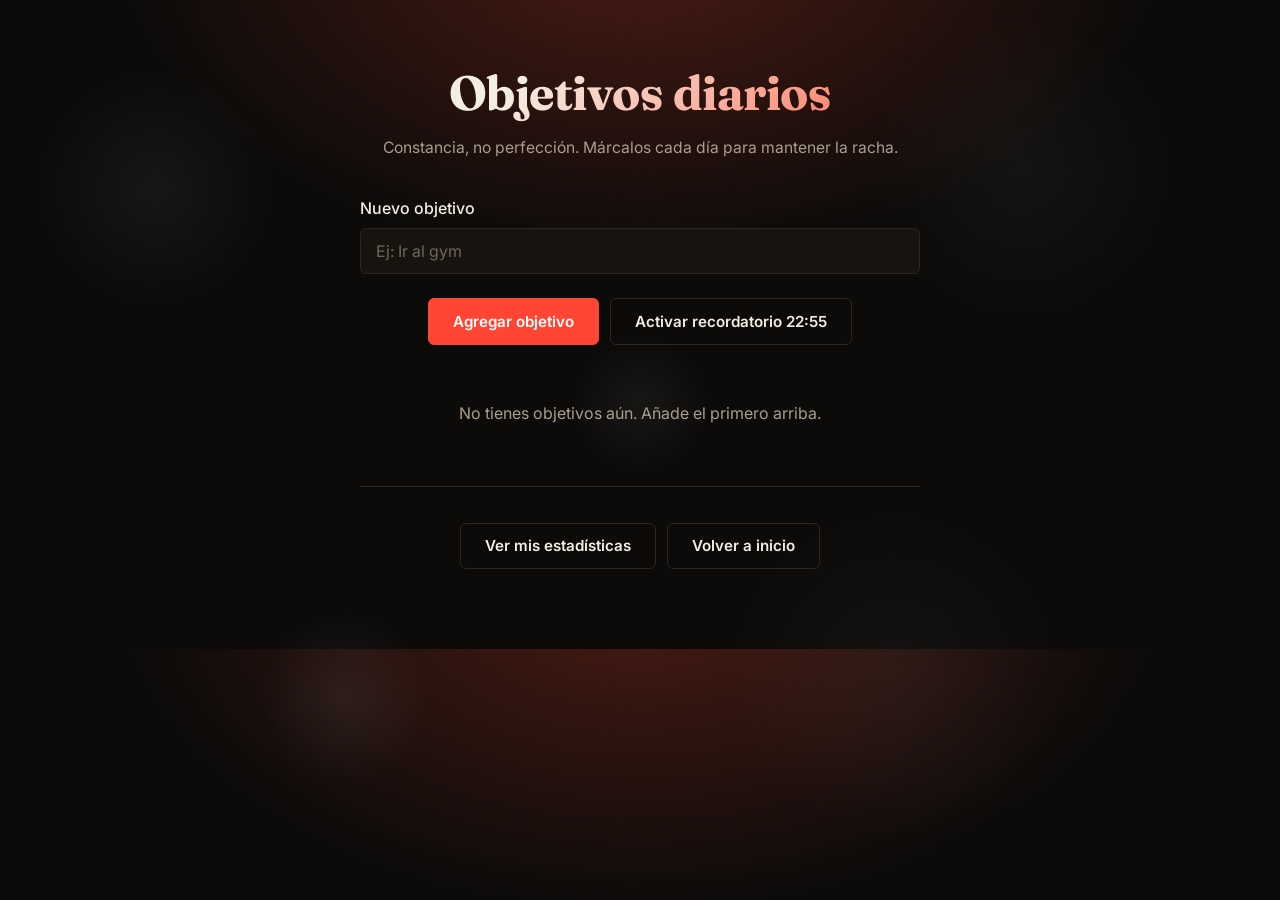
<file: objetivos.html>
<!DOCTYPE html>
<html lang="es">
<head>
  <meta charset="UTF-8" />
  <meta name="viewport" content="width=device-width, initial-scale=1.0" />
  <link rel="icon" href="favicon.ico" type="image/x-icon" />
  <link rel="stylesheet" href="style.css" />
  <meta name="description" content="Marca tus objetivos diarios y mantén la racha con DevuélvemeMiVida." />
  <title>Objetivos Diarios</title>
  <link rel="manifest" href="manifest.json" />
  <link rel="apple-touch-icon" href="icons/apple-touch-icon.png" />
  <meta name="theme-color" content="#0b0a09" />
  <meta name="apple-mobile-web-app-capable" content="yes" />
  <meta name="apple-mobile-web-app-status-bar-style" content="black-translucent" />
  <meta name="apple-mobile-web-app-title" content="MiVida" />
</head>
<body>
  <main class="sheet">
    <h1>Objetivos diarios</h1>
    <p class="subtitle">Constancia, no perfección. Márcalos cada día para mantener la racha.</p>

    <div id="bannerRacha" class="alert-box" aria-live="polite" hidden></div>

    <div class="field">
      <label for="nuevoObjetivo">Nuevo objetivo</label>
      <input type="text" id="nuevoObjetivo" placeholder="Ej: Ir al gym" />
    </div>
    <div class="actions" style="margin-bottom: 2rem;">
      <button onclick="alAgregarObjetivo()">Agregar objetivo</button>
      <button id="btnNotificar" class="secondary" onclick="activarRecordatorio()">Activar recordatorio 22:55</button>
    </div>

    <ul id="listaObjetivos" class="goals"></ul>

    <hr class="rule" />

    <div class="actions">
      <button class="secondary" onclick="window.location.href='estadisticas.html'">Ver mis estadísticas</button>
      <button class="secondary" onclick="window.location.href='index.html'">Volver a inicio</button>
    </div>
  </main>

  <script src="objetivos.js"></script>
  <script>
    const lista = document.getElementById('listaObjetivos');
    const btnNotificar = document.getElementById('btnNotificar');
    const bannerRacha = document.getElementById('bannerRacha');
    let indiceRecienMarcado = null;

    function pintarObjetivos() {
      lista.innerHTML = '';
      const objetivos = cargarObjetivos();
      const hoy = obtenerHoy();

      mostrarBannerRachaSiAplica(bannerRacha);

      if (objetivos.length === 0) {
        lista.innerHTML = '<p class="empty">No tienes objetivos aún. Añade el primero arriba.</p>';
        return;
      }

      objetivos.forEach((obj, i) => {
        const li = document.createElement('li');

        const fila = document.createElement('div');
        fila.className = 'goal-row';

        const info = document.createElement('span');
        info.className = 'goal-text';
        info.textContent = obj.texto;

        const streak = document.createElement('button');
        streak.type = 'button';
        streak.className = 'streak streak-toggle';
        if (i === indiceRecienMarcado) streak.classList.add('bump-streak');
        const insignia = insigniaPara(obj.racha || 0);
        streak.textContent = `${insignia ? insignia + ' ' : ''}Racha: ${obj.racha || 0} día${obj.racha !== 1 ? 's' : ''} (mejor: ${obj.mejorRacha || 0}) 📅`;
        streak.title = 'Ver calendario';

        const btn = document.createElement('button');
        btn.textContent = obj.ultimaFechaHecho === hoy ? 'Hecho ✅' : 'Marcar hecho';
        btn.disabled = obj.ultimaFechaHecho === hoy;
        btn.onclick = () => {
          const hito = marcarHecho(objetivos, i);
          lanzarConfeti();
          if (hito) {
            setTimeout(() => alert(`🎉 ¡Racha de ${hito} días en "${obj.texto}"! Sigue así.`), 150);
          }
          indiceRecienMarcado = i;
          pintarObjetivos();
          indiceRecienMarcado = null;
        };

        const eliminarBtn = document.createElement('button');
        eliminarBtn.className = 'secondary';
        eliminarBtn.textContent = 'Eliminar';
        eliminarBtn.onclick = () => {
          eliminarObjetivo(objetivos, i);
          pintarObjetivos();
        };

        fila.appendChild(info);
        fila.appendChild(streak);
        fila.appendChild(btn);
        fila.appendChild(eliminarBtn);
        li.appendChild(fila);

        const calendario = document.createElement('div');
        calendario.hidden = true;
        streak.onclick = () => {
          calendario.hidden = !calendario.hidden;
          if (!calendario.hidden) renderizarCalendario(calendario, obj.historial);
        };
        li.appendChild(calendario);

        lista.appendChild(li);
      });
    }

    function alAgregarObjetivo() {
      const input = document.getElementById('nuevoObjetivo');
      const texto = input.value.trim();
      if (!texto) return;
      agregarObjetivo(texto);
      input.value = '';
      pintarObjetivos();
    }

    document.getElementById('nuevoObjetivo').addEventListener('keydown', (e) => {
      if (e.key === 'Enter') alAgregarObjetivo();
    });

    function revisarObjetivosNoCompletados() {
      const hoy = obtenerHoy();
      const objetivos = cargarObjetivos();
      const algunoNoHecho = objetivos.some(obj => obj.ultimaFechaHecho !== hoy);

      if (algunoNoHecho && Notification.permission === 'granted') {
        new Notification('⚠️ ¡Oye!', {
          body: 'Aún no has marcado todos tus objetivos de hoy.'
        });
      }
    }

    function programarNotificacionDiaria() {
      const ahora = new Date();
      const proxima = new Date();
      proxima.setHours(22, 55, 0, 0);
      if (proxima < ahora) proxima.setDate(proxima.getDate() + 1);

      setTimeout(() => {
        revisarObjetivosNoCompletados();
        programarNotificacionDiaria();
      }, proxima - ahora);
    }

    function actualizarBotonNotificacion() {
      if (!('Notification' in window)) {
        btnNotificar.hidden = true;
        return;
      }
      if (Notification.permission === 'granted') {
        btnNotificar.textContent = 'Recordatorio activado ✅';
        btnNotificar.disabled = true;
      }
    }

    function activarRecordatorio() {
      if (!('Notification' in window)) return;
      Notification.requestPermission().then(() => {
        actualizarBotonNotificacion();
        programarNotificacionDiaria();
      });
    }

    window.addEventListener('load', () => {
      pintarObjetivos();
      actualizarBotonNotificacion();
      if ('Notification' in window && Notification.permission === 'granted') {
        programarNotificacionDiaria();
      }
    });
  </script>
<!-- Cloudflare Web Analytics --><script type='module' src='https://static.cloudflareinsights.com/beacon.min.js' data-cf-beacon='{"token": "5eeee4bad0dc427bb9abd5b7e4d501dd"}'></script><!-- End Cloudflare Web Analytics -->
</body>
</html>
</file>
<file: style.css>
@import url('https://fonts.googleapis.com/css2?family=Fraunces:opsz,wght@9..144,400;9..144,600;9..144,700;9..144,900&family=Inter:wght@400;500;600;700&display=swap');

:root {
  --bg: #0b0a09;
  --bg-elev: #16130f;
  --bg-elev-2: #1c1812;
  --ink: #f4ede1;
  --ink-muted: #a89c8c;
  --ink-faint: #6f6559;
  --rule: #2b2620;
  --accent: #ff4433;
  --accent-bright: #ff6a52;
  --accent-dim: #4a1a12;
  --accent-glow: rgba(255, 68, 51, 0.35);
  --gold: #d9a544;
  --max-width: 560px;
}

* { box-sizing: border-box; }

html { color-scheme: dark; }

body {
  margin: 0;
  padding: 3.5rem 1.5rem 5rem;
  background:
    radial-gradient(ellipse 800px 500px at 50% -10%, var(--accent-dim) 0%, transparent 65%),
    var(--bg);
  color: var(--ink);
  font-family: 'Inter', system-ui, sans-serif;
  line-height: 1.55;
  position: relative;
}

body::before {
  content: '';
  position: fixed;
  inset: 0;
  pointer-events: none;
  opacity: 0.05;
  mix-blend-mode: overlay;
  z-index: 2;
  background-image: url("data:image/svg+xml,%3Csvg xmlns='http://www.w3.org/2000/svg' width='120' height='120'%3E%3Cfilter id='n'%3E%3CfeTurbulence type='fractalNoise' baseFrequency='0.85' numOctaves='2' stitchTiles='stitch'/%3E%3C/filter%3E%3Crect width='100%25' height='100%25' filter='url(%23n)'/%3E%3C/svg%3E");
}

/* Círculos blancos tenues flotando muy despacio de fondo. */
body::after {
  content: '';
  position: fixed;
  inset: -10%;
  pointer-events: none;
  z-index: 0;
  background:
    radial-gradient(circle, rgba(255, 255, 255, 0.05) 0%, transparent 70%) 12% 18% / 260px 260px no-repeat,
    radial-gradient(circle, rgba(255, 255, 255, 0.04) 0%, transparent 70%) 82% 12% / 340px 340px no-repeat,
    radial-gradient(circle, rgba(255, 255, 255, 0.06) 0%, transparent 70%) 28% 78% / 190px 190px no-repeat,
    radial-gradient(circle, rgba(255, 255, 255, 0.035) 0%, transparent 70%) 72% 82% / 380px 380px no-repeat,
    radial-gradient(circle, rgba(255, 255, 255, 0.05) 0%, transparent 70%) 50% 45% / 150px 150px no-repeat;
  animation: flotar-circulos 55s ease-in-out infinite alternate;
}

@keyframes flotar-circulos {
  0% {
    background-position: 12% 18%, 82% 12%, 28% 78%, 72% 82%, 50% 45%;
  }
  50% {
    background-position: 18% 28%, 76% 24%, 34% 66%, 66% 72%, 56% 54%;
  }
  100% {
    background-position: 8% 12%, 86% 8%, 22% 84%, 78% 88%, 44% 38%;
  }
}

@media (prefers-reduced-motion: reduce) {
  body::after {
    animation: none;
  }
}

.sheet {
  max-width: var(--max-width);
  margin: 0 auto;
  position: relative;
  z-index: 1;
  animation: aparecer 0.6s ease both;
}

@keyframes aparecer {
  from { opacity: 0; transform: translateY(8px); }
  to { opacity: 1; transform: translateY(0); }
}

.eyebrow {
  text-align: center;
  color: var(--accent-bright);
  font-size: 0.75rem;
  font-weight: 600;
  letter-spacing: 0.28em;
  text-transform: uppercase;
  margin: 0 0 0.9rem;
}

h1 {
  font-family: 'Fraunces', serif;
  font-weight: 700;
  font-size: clamp(2.1rem, 7vw, 3rem);
  text-align: center;
  margin: 0 0 0.35rem;
  letter-spacing: -0.01em;
  background: linear-gradient(135deg, var(--ink) 30%, var(--accent-bright) 100%);
  -webkit-background-clip: text;
  background-clip: text;
  color: transparent;
}

.subtitle {
  text-align: center;
  color: var(--ink-muted);
  margin: 0 0 2.25rem;
  font-size: 0.98rem;
}

.rule {
  border: none;
  border-top: 1px solid var(--rule);
  margin: 2.25rem 0;
}

.field {
  margin-bottom: 1.5rem;
}

.field label {
  display: block;
  font-weight: 500;
  margin-bottom: 0.45rem;
  color: var(--ink);
}

.field .hint {
  color: var(--ink-muted);
  font-size: 0.85rem;
  margin-top: 0.3rem;
}

input[type="date"],
input[type="number"],
input[type="text"] {
  width: 100%;
  padding: 0.75rem 0.95rem;
  font-size: 1rem;
  font-family: inherit;
  border: 1px solid var(--rule);
  border-radius: 6px;
  background: var(--bg-elev);
  color: var(--ink);
  transition: border-color 0.2s ease, box-shadow 0.2s ease;
  color-scheme: dark;
}

input::placeholder { color: var(--ink-faint); }

input:focus-visible {
  outline: none;
  border-color: var(--accent);
  box-shadow: 0 0 0 3px var(--accent-glow);
}

.stat {
  text-align: center;
  margin: 2rem 0;
}

.stat .value {
  font-family: 'Fraunces', serif;
  font-weight: 700;
  font-size: clamp(1.7rem, 6vw, 2.4rem);
  display: block;
  text-shadow: 0 0 40px var(--accent-glow);
  letter-spacing: -0.01em;
}

.stat .label {
  color: var(--ink-muted);
  font-size: 0.9rem;
}

.stat.hero {
  margin: 1.4rem 0;
}

.stat.hero .value {
  font-size: clamp(2.4rem, 11vw, 3.6rem);
}

.stat.hero .value.accent {
  color: var(--gold);
  text-shadow: 0 0 40px rgba(217, 165, 68, 0.35);
}

.grid-vida {
  display: grid;
  grid-template-columns: repeat(52, 1fr);
  gap: 2px;
  margin: 1.75rem 0 0.7rem;
}

.grid-vida span {
  aspect-ratio: 1;
  min-width: 3px;
  border-radius: 1px;
  background: var(--bg-elev-2);
  border: 1px solid var(--rule);
  transition: background-color 0.15s ease, border-color 0.15s ease;
}

.grid-vida span.vivida {
  background: var(--accent);
  border-color: var(--accent-bright);
}

.grid-vida span.actual {
  background: var(--gold);
  border-color: var(--gold);
  box-shadow: 0 0 6px var(--gold);
  animation: latido-punto 1.6s ease-in-out infinite;
}

@keyframes latido-punto {
  0%, 100% { transform: scale(1); }
  50% { transform: scale(1.7); }
}

.grid-caption {
  text-align: center;
  color: var(--ink-muted);
  font-size: 0.78rem;
  margin: 0 0 1.75rem;
}

.dot-leyenda {
  display: inline-block;
  width: 9px;
  height: 9px;
  border-radius: 2px;
  margin: 0 0.2rem 0 0.55rem;
  vertical-align: middle;
}

.dot-leyenda.vivida { background: var(--accent); }
.dot-leyenda.actual { background: var(--gold); }
.dot-leyenda.futura { background: var(--bg-elev-2); border: 1px solid var(--rule); }

.reto-hero {
  text-align: center;
  background: var(--bg-elev);
  border: 1px solid var(--rule);
  border-radius: 14px;
  padding: 2rem 1.5rem;
  margin: 2rem 0;
  position: relative;
  overflow: hidden;
}

.reto-hero::before {
  content: '';
  position: absolute;
  inset: 0;
  background: radial-gradient(circle at 50% 0%, var(--accent-glow), transparent 70%);
  opacity: 0.6;
  pointer-events: none;
}

.reto-hero .eyebrow,
.reto-hero .actions {
  position: relative;
}

.reto-texto {
  font-family: 'Fraunces', serif;
  font-weight: 600;
  font-size: 1.4rem;
  line-height: 1.4;
  margin: 0.5rem 0 1.5rem;
  position: relative;
}

.bar-track {
  height: 8px;
  background: var(--bg-elev-2);
  border-radius: 4px;
  overflow: hidden;
  margin: 0.7rem 0;
  border: 1px solid var(--rule);
}

.bar-fill {
  height: 100%;
  background: linear-gradient(90deg, var(--gold), var(--accent));
  width: 0%;
  box-shadow: 0 0 12px var(--accent-glow);
  transition: width 0.8s cubic-bezier(0.22, 1, 0.36, 1);
}

.alert-box {
  background: var(--accent-dim);
  border: 1px solid var(--accent);
  color: var(--ink);
  border-radius: 8px;
  padding: 1.1rem;
  text-align: center;
  font-weight: 500;
  margin: 1.5rem 0;
  box-shadow: 0 0 24px var(--accent-glow);
  animation: latido 3s ease-in-out infinite;
}

@keyframes latido {
  0%, 100% { box-shadow: 0 0 18px var(--accent-glow); }
  50% { box-shadow: 0 0 32px var(--accent-glow); }
}

.instalar-banner {
  background: var(--bg-elev);
  border: 1px solid var(--rule);
  color: var(--ink);
  border-radius: 8px;
  padding: 1rem 1.1rem;
  text-align: center;
  font-size: 0.9rem;
  margin: 1.5rem 0;
  animation: aparecer 0.4s ease both;
}

.instalar-banner .actions {
  margin-top: 0.7rem;
  justify-content: center;
}

.frase {
  font-family: 'Fraunces', serif;
  font-style: italic;
  font-weight: 400;
  text-align: center;
  font-size: 1.3rem;
  line-height: 1.4;
  margin: 2rem 0;
  min-height: 3.2em;
  color: var(--ink);
  position: relative;
  padding: 1.9rem 2.2rem;
  background: var(--bg-elev);
  border: 1px solid var(--rule);
  border-radius: 14px;
  display: flex;
  align-items: center;
  justify-content: center;
  transition: opacity 0.2s ease;
}

.frase::before,
.frase::after {
  font-family: Georgia, serif;
  font-style: normal;
  color: var(--accent);
  opacity: 0.55;
  font-size: 1.6em;
  position: absolute;
}

.frase::before { content: '“'; top: -0.1em; left: -0.15em; }
.frase::after { content: '”'; bottom: -0.6em; right: -0.15em; }

.actions {
  display: flex;
  flex-wrap: wrap;
  gap: 0.7rem;
  justify-content: center;
}

button {
  padding: 0.8rem 1.5rem;
  font-size: 0.95rem;
  font-family: inherit;
  font-weight: 600;
  border: 1px solid var(--accent);
  border-radius: 6px;
  cursor: pointer;
  background: var(--accent);
  color: #fff;
  transition: transform 0.15s ease, box-shadow 0.15s ease, background 0.15s ease;
}

button:hover:not(:disabled) {
  background: var(--accent-bright);
  border-color: var(--accent-bright);
  transform: translateY(-1px);
  box-shadow: 0 6px 20px var(--accent-glow);
}

button:active:not(:disabled) {
  transform: translateY(0);
}

button.secondary {
  background: transparent;
  color: var(--ink);
  border-color: var(--rule);
}

button.secondary:hover:not(:disabled) {
  background: var(--bg-elev);
  border-color: var(--ink-muted);
  box-shadow: none;
}

button:disabled {
  opacity: 0.45;
  cursor: default;
  transform: none;
  box-shadow: none;
}

h2 {
  color: var(--ink);
}

ul.goals {
  list-style: none;
  padding: 0;
  margin: 1.5rem 0;
}

ul.goals li {
  padding: 0.9rem 0;
  border-bottom: 1px solid var(--rule);
}

.goal-row {
  display: flex;
  align-items: center;
  justify-content: space-between;
  gap: 0.6rem;
  flex-wrap: wrap;
  width: 100%;
}

ul.goals li .goal-text {
  font-weight: 600;
  color: var(--ink);
}

.streak-toggle {
  background: none;
  border: none;
  padding: 0;
  color: var(--gold);
  font-size: 0.85rem;
  font-weight: 500;
  font-family: inherit;
  cursor: pointer;
  text-decoration: underline dotted;
}

.streak-toggle:hover {
  color: var(--accent-bright);
  background: none;
  transform: none;
  box-shadow: none;
}

.streak-toggle.bump-streak {
  display: inline-block;
  animation: bump-racha 0.4s ease;
}

.empty {
  text-align: center;
  color: var(--ink-muted);
  padding: 1.5rem 0;
}

.empty a { color: var(--accent-bright); }

.heatmap {
  display: grid;
  grid-template-rows: repeat(7, 1fr);
  grid-auto-flow: column;
  gap: 3px;
  margin: 0.9rem 0 1.3rem;
  overflow-x: auto;
  padding-bottom: 0.3rem;
}

.heatmap-celda {
  width: 11px;
  height: 11px;
  border-radius: 2px;
  background: var(--bg-elev-2);
  border: 1px solid var(--rule);
}

.heatmap-celda.hecha {
  background: var(--accent);
  border-color: var(--accent-bright);
  box-shadow: 0 0 6px var(--accent-glow);
}

.rachas-grid {
  display: grid;
  grid-template-columns: repeat(auto-fill, minmax(118px, 1fr));
  gap: 1.1rem;
  margin: 1.75rem 0;
}

.racha-card {
  text-align: center;
  opacity: 0;
  animation: aparecer-racha 0.5s ease forwards;
  animation-delay: calc(var(--indice) * 0.08s);
}

@keyframes aparecer-racha {
  from { opacity: 0; transform: translateY(10px) scale(0.92); }
  to { opacity: 1; transform: translateY(0) scale(1); }
}

.racha-anillo {
  --progreso: 0%;
  width: 84px;
  height: 84px;
  border-radius: 50%;
  background: conic-gradient(var(--accent) var(--progreso), var(--bg-elev-2) 0deg);
  display: flex;
  flex-direction: column;
  align-items: center;
  justify-content: center;
  position: relative;
  margin: 0 auto 0.7rem;
  box-shadow: 0 0 18px var(--accent-glow);
}

.racha-anillo::before {
  content: '';
  position: absolute;
  inset: 6px;
  border-radius: 50%;
  background: var(--bg-elev);
}

.racha-emoji {
  position: relative;
  z-index: 1;
  font-size: 1.3rem;
  line-height: 1;
  display: inline-block;
  animation: parpadeo-llama 1.8s ease-in-out infinite;
}

.racha-num {
  position: relative;
  z-index: 1;
  font-family: 'Fraunces', serif;
  font-weight: 700;
  font-size: 1rem;
  margin-top: 0.15rem;
}

@keyframes parpadeo-llama {
  0%, 100% { transform: scale(1) rotate(0deg); }
  25% { transform: scale(1.08) rotate(-3deg); }
  50% { transform: scale(0.96) rotate(2deg); }
  75% { transform: scale(1.05) rotate(-1deg); }
}

.racha-nombre {
  font-weight: 600;
  font-size: 0.88rem;
  color: var(--ink);
  margin-bottom: 0.15rem;
}

.racha-meta {
  font-size: 0.72rem;
  color: var(--ink-muted);
}

.racha-card.bump .racha-anillo {
  animation: bump-racha 0.4s ease;
}

@keyframes bump-racha {
  0% { transform: scale(1); }
  40% { transform: scale(1.25); }
  100% { transform: scale(1); }
}

.tragaperras-overlay {
  position: fixed;
  inset: 0;
  background: rgba(0, 0, 0, 0.75);
  display: flex;
  align-items: center;
  justify-content: center;
  padding: 1.5rem;
  z-index: 50;
  animation: aparecer 0.2s ease both;
}

.tragaperras-overlay[hidden] {
  display: none;
}

.tragaperras-caja {
  background: var(--bg-elev);
  border: 1px solid var(--rule);
  border-radius: 16px;
  padding: 1.75rem 1.5rem;
  max-width: 420px;
  width: 100%;
  text-align: center;
  box-shadow: 0 20px 60px rgba(0, 0, 0, 0.6);
}

.tragaperras-ventana {
  height: 264px;
  overflow: hidden;
  position: relative;
  border: 1px solid var(--rule);
  border-radius: 10px;
  background: var(--bg-elev-2);
  contain: paint;
}

.tragaperras-ventana::before,
.tragaperras-ventana::after {
  content: '';
  position: absolute;
  left: 0;
  right: 0;
  height: 1px;
  background: var(--rule);
  z-index: 1;
  pointer-events: none;
}

.tragaperras-ventana::before { top: 88px; }
.tragaperras-ventana::after { top: 176px; }

.tragaperras-fila {
  height: 88px;
  display: flex;
  align-items: center;
  justify-content: center;
  padding: 0 1.25rem;
  font-family: 'Fraunces', serif;
  font-weight: 600;
  font-size: 1.2rem;
  line-height: 1.4;
  color: var(--ink-muted);
  text-align: center;
  text-shadow: 0 0 14px rgba(255, 255, 255, 0.16);
}

.tragaperras-fila.tragaperras-fila-ganadora {
  color: var(--ink);
  text-shadow: 0 0 4px rgba(255, 255, 255, 0.6), 0 0 30px var(--accent-glow);
  animation: bump-racha 0.4s ease;
}

.volver-manana {
  text-align: center;
}

.volver-texto {
  color: var(--ink-muted);
  font-size: 0.95rem;
  max-width: 420px;
  margin: 0 auto 1.4rem;
}

.confeti-contenedor {
  position: fixed;
  inset: 0;
  pointer-events: none;
  overflow: hidden;
  z-index: 999;
}

.confeti {
  position: absolute;
  top: -10px;
  width: 8px;
  height: 14px;
  opacity: 0.95;
  animation: caida-confeti linear forwards;
}

@keyframes caida-confeti {
  to {
    transform: translateY(100vh) rotate(360deg);
    opacity: 0.5;
  }
}

.stats-grid {
  display: grid;
  grid-template-columns: repeat(2, 1fr);
  gap: 0.9rem;
  margin: 2rem 0;
}

.stat-card {
  border: 1px solid var(--rule);
  border-radius: 10px;
  padding: 1.3rem 0.8rem;
  text-align: center;
  background: var(--bg-elev);
  transition: transform 0.15s ease, border-color 0.15s ease;
}

.stat-card:hover {
  transform: translateY(-2px);
  border-color: var(--accent);
}

.stat-card-emoji {
  font-size: 1.6rem;
  margin-bottom: 0.35rem;
}

.stat-card-valor {
  font-family: 'Fraunces', serif;
  font-weight: 700;
  font-size: 1.6rem;
  color: var(--ink);
}

.stat-card-etiqueta {
  color: var(--ink-muted);
  font-size: 0.8rem;
  margin-top: 0.25rem;
}

.tarjeta-wrap {
  text-align: center;
  margin-top: 1.5rem;
}

.grafica {
  width: 100%;
  height: auto;
  display: block;
  margin: 1.25rem 0 0.5rem;
}

.tarjeta-wrap canvas {
  width: 100%;
  max-width: 380px;
  height: auto;
  border: 1px solid var(--rule);
  border-radius: 10px;
  box-shadow: 0 12px 40px rgba(0, 0, 0, 0.5);
}

@media (max-width: 420px) {
  h1 { font-size: 1.85rem; }
  .actions { flex-direction: column; }
  .actions button { width: 100%; }
  .stats-grid { grid-template-columns: 1fr 1fr; }
}
</file>
